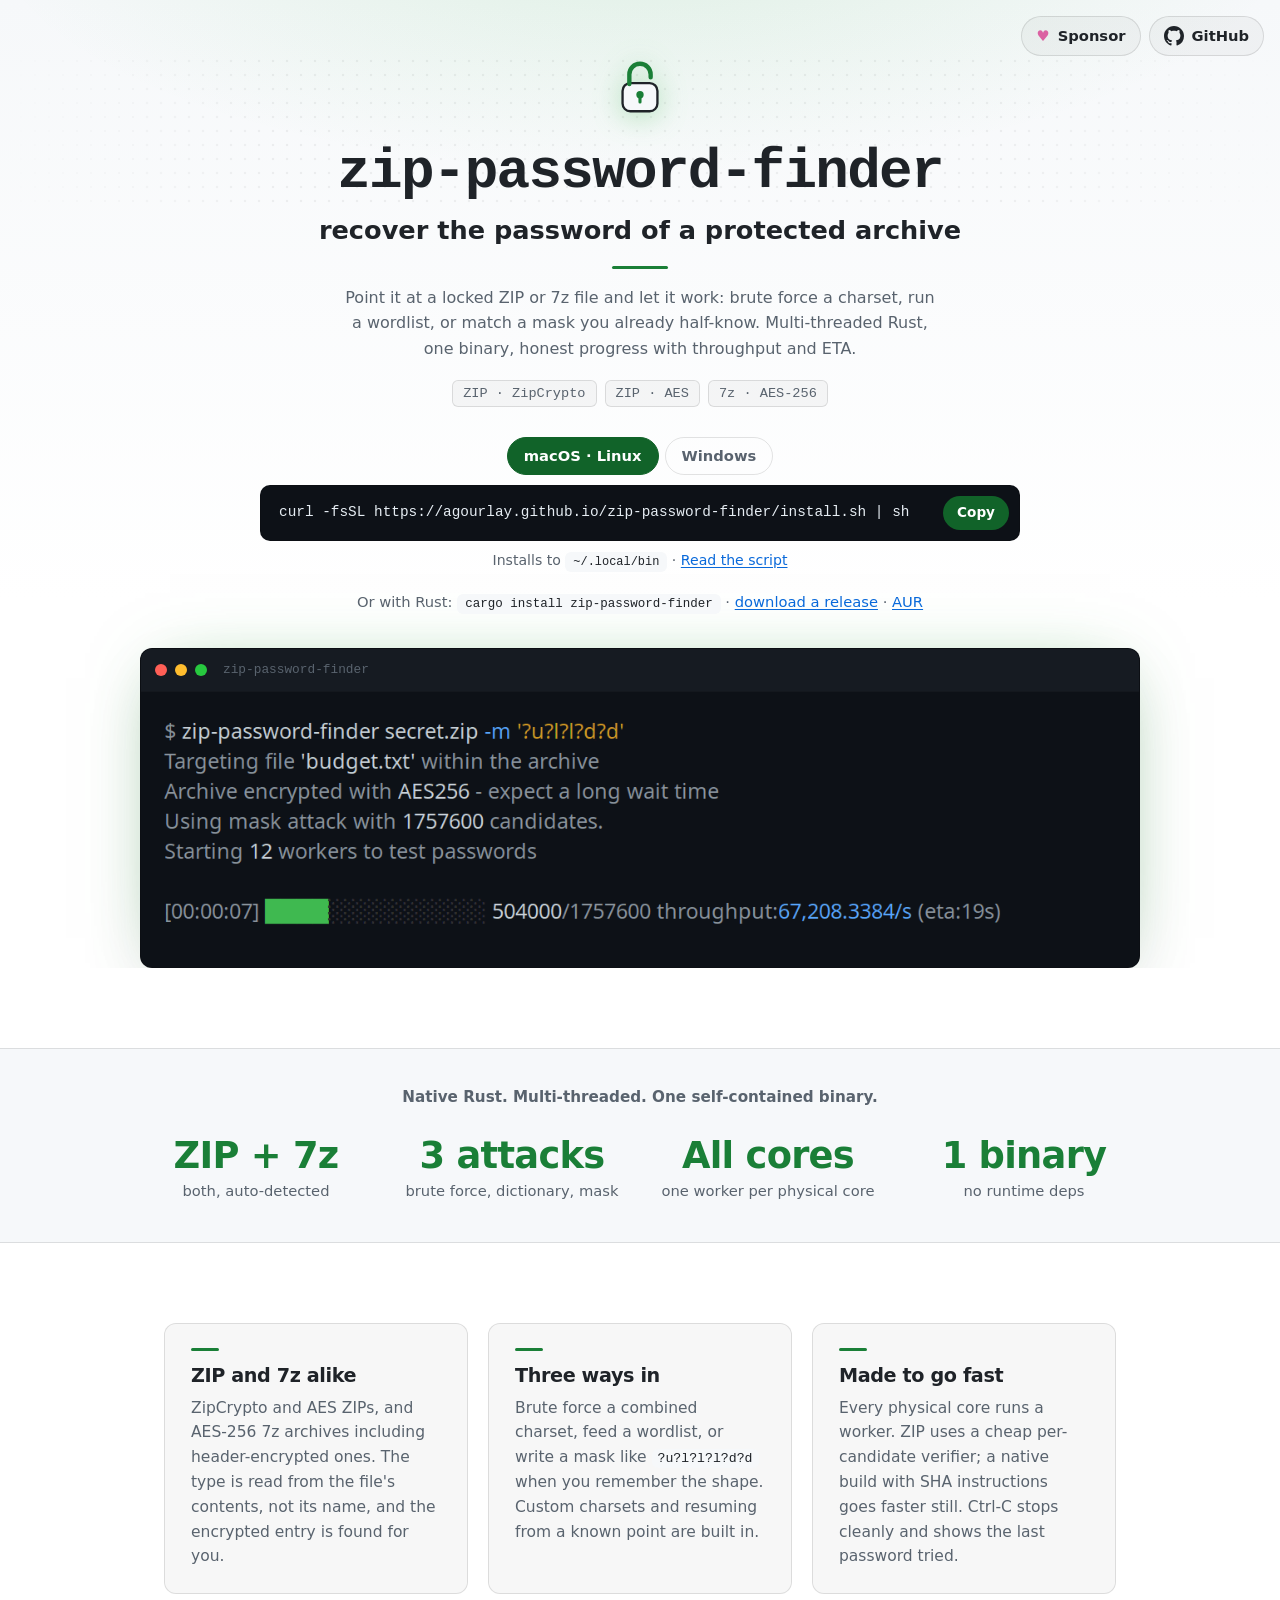
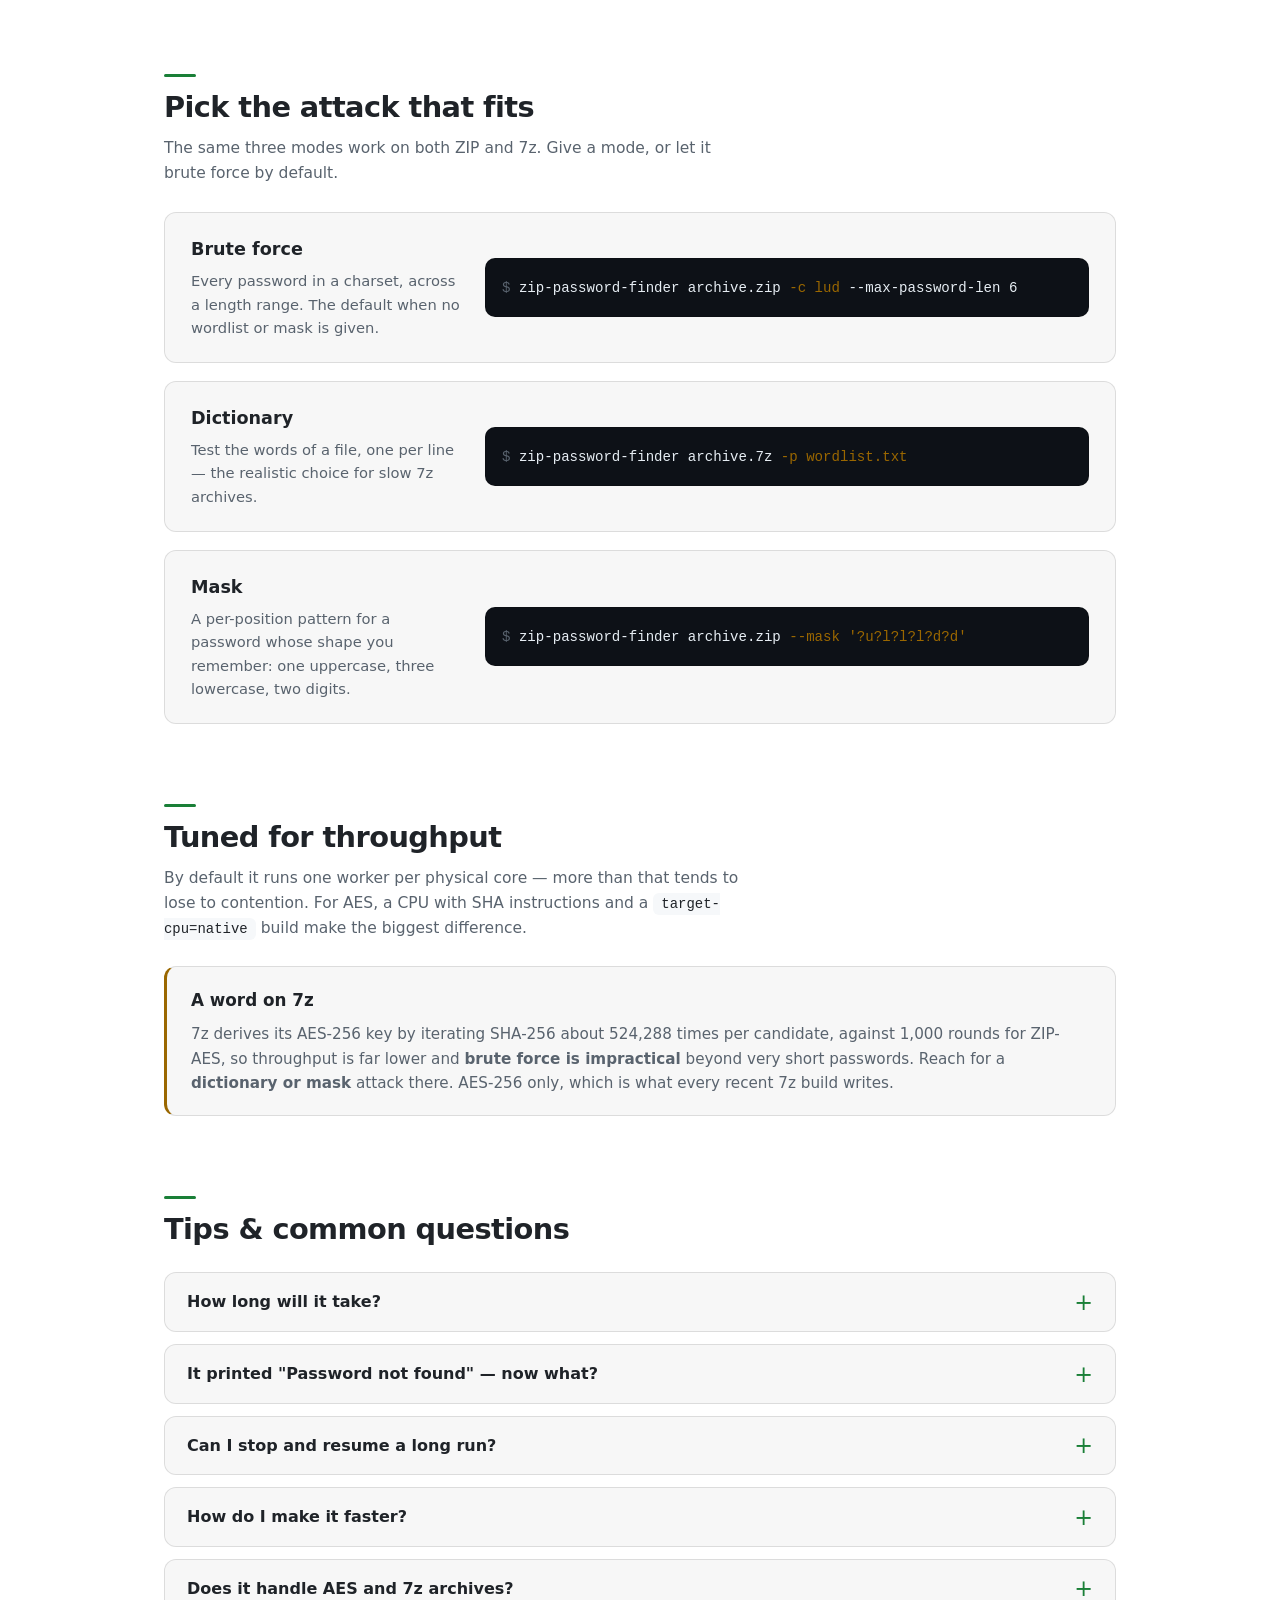
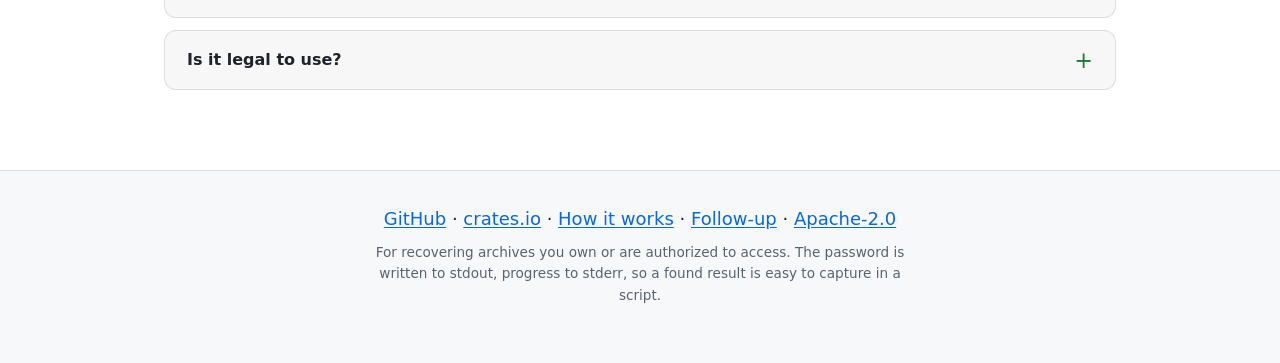
<file: index.html>
<!DOCTYPE html>
<html lang="en">
<head>
<meta charset="utf-8">
<meta name="viewport" content="width=device-width, initial-scale=1">
<title>zip-password-finder: recover protected ZIP and 7z passwords</title>
<meta name="description" content="A fast, multi-threaded command-line tool in Rust that recovers the password of protected ZIP (ZipCrypto + AES) and 7z (AES-256) archives, with brute force, dictionary, and mask attacks.">
<meta property="og:title" content="zip-password-finder: recover protected ZIP and 7z passwords">
<meta property="og:description" content="A fast, multi-threaded command-line tool in Rust that recovers the password of protected ZIP and 7z archives, with brute force, dictionary, and mask attacks.">
<meta property="og:type" content="website">
<meta property="og:url" content="https://agourlay.github.io/zip-password-finder/">
<meta property="og:image" content="https://agourlay.github.io/zip-password-finder/social.png">
<meta property="og:image:width" content="1200">
<meta property="og:image:height" content="630">
<meta property="og:image:alt" content="zip-password-finder cracking an archive in a terminal, ending in Password found">
<meta name="twitter:card" content="summary_large_image">
<link rel="icon" href="data:image/svg+xml,<svg xmlns='http://www.w3.org/2000/svg' viewBox='0 0 64 64'><rect x='14' y='28' width='36' height='29' rx='8' fill='%233fb950'/><path d='M21 29V19a11 11 0 0 1 22 0v3' fill='none' stroke='%233fb950' stroke-width='5' stroke-linecap='round'/><circle cx='32' cy='40' r='4' fill='%230d1117'/><rect x='30.3' y='40' width='3.4' height='9' rx='1.7' fill='%230d1117'/></svg>">
<link rel="stylesheet" href="style.css?v=639376080">
</head>
<body>

<header class="hero">
  <nav class="top">
  <a class="pill sponsor" href="https://github.com/sponsors/agourlay">
    <span class="heart" aria-hidden="true">♥</span>
    <span>Sponsor</span>
  </a>
  <a class="pill gh" href="https://github.com/agourlay/zip-password-finder" aria-label="zip-password-finder on GitHub">
    <svg viewBox="0 0 16 16" width="20" height="20" aria-hidden="true"><path fill="currentColor" d="M8 0C3.58 0 0 3.58 0 8c0 3.54 2.29 6.53 5.47 7.59.4.07.55-.17.55-.38 0-.19-.01-.82-.01-1.49-2.01.37-2.53-.49-2.69-.94-.09-.23-.48-.94-.82-1.13-.28-.15-.68-.52-.01-.53.63-.01 1.08.58 1.23.82.72 1.21 1.87.87 2.33.66.07-.52.28-.87.51-1.07-1.78-.2-3.64-.89-3.64-3.95 0-.87.31-1.59.82-2.15-.08-.2-.36-1.02.08-2.12 0 0 .67-.21 2.2.82.64-.18 1.32-.27 2-.27.68 0 1.36.09 2 .27 1.53-1.04 2.2-.82 2.2-.82.44 1.1.16 1.92.08 2.12.51.56.82 1.27.82 2.15 0 3.07-1.87 3.75-3.65 3.95.29.25.54.73.54 1.48 0 1.07-.01 1.93-.01 2.2 0 .21.15.46.55.38A8.013 8.013 0 0016 8c0-4.42-3.58-8-8-8z"/></svg>
    <span>GitHub</span>
    <span class="stars" hidden>★ <span class="stars-n"></span></span>
  </a>
  </nav>
  <div class="hero-inner">
  <div class="logo" aria-hidden="true">
    <svg viewBox="0 0 64 64" width="62" height="62" role="img">
      <rect class="lk-body" x="14" y="28" width="36" height="29" rx="8"/>
      <path class="lk-shackle" d="M21 29 V19 a11 11 0 0 1 22 0 v3" fill="none" stroke-width="4.5" stroke-linecap="round"/>
      <circle class="lk-hole" cx="32" cy="40" r="3.8"/>
      <rect class="lk-hole" x="30.4" y="40" width="3.2" height="9" rx="1.6"/>
    </svg>
  </div>
  <h1><code>zip-password-finder</code>
    <span class="genre">recover the password of a protected archive</span></h1>
  <p class="lede">Point it at a locked ZIP or 7z file and let it work: brute
    force a charset, run a wordlist, or match a mask you already half-know.
    Multi-threaded Rust, one binary, honest progress with throughput and ETA.</p>
  <ul class="formats" aria-label="Supported encryption">
    <li>ZIP · ZipCrypto</li><li>ZIP · AES</li><li>7z · AES-256</li>
  </ul>
  <!-- Without script both commands show, each under its own label; with it,
       the labels become tabs and the visitor's own system is picked. -->
  <div class="install" id="install">
    <div class="install-tabs" role="tablist" hidden>
      <button type="button" role="tab" data-os="unix">macOS · Linux</button>
      <button type="button" role="tab" data-os="windows">Windows</button>
    </div>
    <div class="install-cmd" data-os="unix" role="tabpanel">
      <p class="install-label">macOS · Linux</p>
      <div class="install-line">
        <code>curl -fsSL https://agourlay.github.io/zip-password-finder/install.sh | sh</code>
        <button type="button" class="copy" hidden>Copy</button>
      </div>
      <p class="install-note">Installs <span class="ver"></span>to <code>~/.local/bin</code> ·
        <a href="install.sh">Read the script</a></p>
    </div>
    <div class="install-cmd" data-os="windows" role="tabpanel">
      <p class="install-label">Windows (PowerShell)</p>
      <div class="install-line">
        <code>irm https://raw.githubusercontent.com/agourlay/zip-password-finder/master/site/install.ps1 | iex</code>
        <button type="button" class="copy" hidden>Copy</button>
      </div>
      <p class="install-note">Installs <span class="ver"></span>to <code>%LOCALAPPDATA%\Programs</code> and adds it to your PATH ·
        <a href="install.ps1">Read the script</a></p>
    </div>
  </div>
  <p class="alt">
    Or with Rust: <code>cargo install zip-password-finder</code> ·
    <a href="https://github.com/agourlay/zip-password-finder/releases">download a release</a> ·
    <a href="https://aur.archlinux.org/packages?O=0&amp;K=zip-password-finder">AUR</a>
  </p>
  <div class="term">
    <div class="term-bar" aria-hidden="true">
      <span class="dot r"></span><span class="dot y"></span><span class="dot g"></span>
      <span class="title">zip-password-finder</span>
    </div>
    <img src="demo.gif" width="1200" height="330"
         alt="A terminal cracking an AES-256 ZIP with a mask attack: a progress bar advances with live throughput and ETA, then prints Password found: Qmn34" loading="eager">
  </div>
  </div>
</header>

<main>

<section class="stats">
  <p>Native Rust. Multi-threaded. One self-contained binary.</p>
  <ul>
    <li><b>ZIP + 7z</b> both, auto-detected</li>
    <li><b>3 attacks</b> brute force, dictionary, mask</li>
    <li><b>All cores</b> one worker per physical core</li>
    <li><b>1 binary</b> no runtime deps</li>
  </ul>
</section>

<section class="beats">
  <div>
    <h2>ZIP and 7z alike</h2>
    <p>ZipCrypto and AES ZIPs, and AES-256 7z archives including
    header-encrypted ones. The type is read from the file's contents, not its
    name, and the encrypted entry is found for you.</p>
  </div>
  <div>
    <h2>Three ways in</h2>
    <p>Brute force a combined charset, feed a wordlist, or write a mask like
    <code>?u?l?l?l?d?d</code> when you remember the shape. Custom charsets and
    resuming from a known point are built in.</p>
  </div>
  <div>
    <h2>Made to go fast</h2>
    <p>Every physical core runs a worker. ZIP uses a cheap per-candidate
    verifier; a native build with SHA instructions goes faster still. Ctrl-C
    stops cleanly and shows the last password tried.</p>
  </div>
</section>

<section class="attacks">
  <h2>Pick the attack that fits</h2>
  <p class="section-lede">The same three modes work on both ZIP and 7z. Give a
  mode, or let it brute force by default.</p>
  <div class="modes">
    <div class="mode">
      <div>
        <h3>Brute force</h3>
        <p>Every password in a charset, across a length range. The default
        when no wordlist or mask is given.</p>
      </div>
      <pre><code><span class="prompt">$</span> zip-password-finder archive.zip <span class="tok">-c lud</span> --max-password-len 6</code></pre>
    </div>
    <div class="mode">
      <div>
        <h3>Dictionary</h3>
        <p>Test the words of a file, one per line — the realistic choice for
        slow 7z archives.</p>
      </div>
      <pre><code><span class="prompt">$</span> zip-password-finder archive.7z <span class="tok">-p wordlist.txt</span></code></pre>
    </div>
    <div class="mode">
      <div>
        <h3>Mask</h3>
        <p>A per-position pattern for a password whose shape you remember:
        one uppercase, three lowercase, two digits.</p>
      </div>
      <pre><code><span class="prompt">$</span> zip-password-finder archive.zip <span class="tok">--mask '?u?l?l?l?d?d'</span></code></pre>
    </div>
  </div>
</section>

<section class="perf">
  <h2>Tuned for throughput</h2>
  <p class="section-lede">By default it runs one worker per physical core —
  more than that tends to lose to contention. For AES, a CPU with SHA
  instructions and a <code>target-cpu=native</code> build make the biggest
  difference.</p>

  <div class="note">
    <h3>A word on 7z</h3>
    <p>7z derives its AES-256 key by iterating SHA-256 about 524,288 times per
    candidate, against 1,000 rounds for ZIP-AES, so throughput is far lower
    and <strong>brute force is impractical</strong> beyond very short
    passwords. Reach for a <strong>dictionary or mask</strong> attack there.
    AES-256 only, which is what every recent 7z build writes.</p>
  </div>
</section>

<section class="faq">
  <h2>Tips &amp; common questions</h2>
  <div class="faq-list">
    <details>
      <summary>How long will it take?</summary>
      <p>Brute force grows exponentially — each extra character, or a wider
      charset, can turn minutes into years. If you remember any of the password's
      shape, a <a href="https://github.com/agourlay/zip-password-finder#mask-attack">mask
      attack</a> shrinks the space dramatically; otherwise a wordlist is usually
      faster than trying every combination. The progress bar shows a live ETA so
      you can decide whether to narrow the search.</p>
    </details>
    <details>
      <summary>It printed "Password not found" — now what?</summary>
      <p>That means the password simply was not in the space you searched, not
      that the archive is unbreakable. Widen the charset (<code>-c</code>), raise
      <code>--max-password-len</code>, or switch to a wordlist. Exit codes follow
      <code>grep</code>: <b>0</b> found, <b>1</b> searched but not found,
      <b>2</b> an error.</p>
    </details>
    <details>
      <summary>Can I stop and resume a long run?</summary>
      <p>Yes. Ctrl-C stops cleanly and prints the last password it tried. For a
      brute-force search, start again from there with
      <code>--starting-password</code> so you do not retread ground.</p>
    </details>
    <details>
      <summary>How do I make it faster?</summary>
      <p>Build native with <code>RUSTFLAGS="-C target-cpu=native"</code>, and for
      AES use a CPU with SHA instructions. Keep the worker count at your physical
      cores (the default) — more threads mostly add contention. Above all, narrow
      the search: a mask or a wordlist beats raw brute force every time.</p>
    </details>
    <details>
      <summary>Does it handle AES and 7z archives?</summary>
      <p>Yes — ZipCrypto and AES ZIPs, and AES-256 7z including header-encrypted
      ones (<code>-mhe=on</code>). The format is detected from the file's
      contents, not its extension, and all three attack modes work the same on
      both. Expect 7z to be much slower, so favour a dictionary or mask there.</p>
    </details>
    <details>
      <summary>Is it legal to use?</summary>
      <p>It is a recovery tool, for archives you own or are explicitly authorized
      to access — a forgotten password on your own backup, say. Using it against
      files that are not yours is on you.</p>
    </details>
  </div>
</section>

</main>

<footer>
  <p>
    <a href="https://github.com/agourlay/zip-password-finder">GitHub</a> ·
    <a href="https://crates.io/crates/zip-password-finder">crates.io</a> ·
    <a href="https://agourlay.github.io/brute-forcing-protected-zip-rust/">How it works</a> ·
    <a href="https://agourlay.github.io/follow-up-cracking-zip-rust/">Follow-up</a> ·
    <a href="https://github.com/agourlay/zip-password-finder/blob/master/LICENSE">Apache-2.0</a>
  </p>
  <p class="fineprint">
    For recovering archives you own or are authorized to access. The password
    is written to stdout, progress to stderr, so a found result is easy to
    capture in a script.
  </p>
</footer>

<script>
// Turn the two install commands into tabs, opened on the visitor's system,
// and give each a copy button. Without this the page still shows both.
(function () {
  var box = document.querySelector(".install");
  var tabs = box.querySelectorAll("[role=tab]");
  var panels = box.querySelectorAll(".install-cmd");
  function show(os) {
    tabs.forEach(function (t) { t.setAttribute("aria-selected", t.dataset.os === os); });
    panels.forEach(function (p) { p.hidden = p.dataset.os !== os; });
  }
  tabs.forEach(function (t) { t.onclick = function () { show(t.dataset.os); }; });
  box.querySelector(".install-tabs").hidden = false;
  box.classList.add("tabbed");
  var ua = (navigator.userAgentData && navigator.userAgentData.platform) || navigator.userAgent;
  show(/^win|windows/i.test(ua) ? "windows" : "unix");

  if (!navigator.clipboard) return;
  box.querySelectorAll(".copy").forEach(function (b) {
    b.hidden = false;
    b.onclick = function () {
      navigator.clipboard.writeText(b.previousElementSibling.textContent).then(function () {
        b.textContent = "Copied";
        setTimeout(function () { b.textContent = "Copy"; }, 1600);
      });
    };
  });
})();

// The version the install commands fetch, named in each install note with its
// release date on hover. Silent when GitHub does not answer, like the star
// count below.
fetch("https://api.github.com/repos/agourlay/zip-password-finder/releases/latest")
  .then(function (r) { return r.ok ? r.json() : null; })
  .then(function (rel) {
    if (!rel || !rel.tag_name || !rel.published_at) return;
    var when = new Date(rel.published_at).toLocaleDateString("en-GB",
      { day: "numeric", month: "long", year: "numeric" });
    document.querySelectorAll(".install-note .ver").forEach(function (v) {
      v.textContent = rel.tag_name + " ";
      v.title = "Released " + when;
    });
  })
  .catch(function () {});

// The star count, filled in when GitHub answers; the link stands on its own
// when it does not.
fetch("https://api.github.com/repos/agourlay/zip-password-finder")
  .then(function (r) { return r.ok ? r.json() : null; })
  .then(function (repo) {
    if (!repo || typeof repo.stargazers_count !== "number") return;
    document.querySelector(".gh .stars-n").textContent = repo.stargazers_count;
    document.querySelector(".gh .stars").hidden = false;
  })
  .catch(function () {});
</script>

</body>
</html>
</file>
<file: style.css>
/* A GitHub-dark terminal palette: the near-black the tool prints on, the
   green it reports a found password in, and an amber used sparingly. Every
   colour on the page is one of these, so the light set below is the whole of
   light mode. */
:root {
  color-scheme: dark light;
  --bg: #0d1117;
  --bg-lift: #161b22;
  --bg-deep: #010409;
  --text: #e6edf3;
  --text-soft: #8b949e;
  --accent: #3fb950;
  --accent-dark: #2ea043;
  --amber: #d29922;
  --link: #58a6ff;
  --line: rgba(255, 255, 255, 0.1);
  --dots: rgba(255, 255, 255, 0.05);
  /* Raised surfaces: pills, cards. */
  --card: rgba(255, 255, 255, 0.04);
  --card-hover: rgba(255, 255, 255, 0.08);
  /* The terminal window and install lines stay dark in both themes, matching
     the capture, whose own background is this same colour. */
  --term: #0d1117;
  --term-bar: #161b22;
  --term-ink: #e6edf3;
  --shadow: rgba(1, 4, 9, 0.6);
  --wrap: 1000px;
  --sans: ui-sans-serif, system-ui, -apple-system, "Segoe UI", Roboto,
          "Helvetica Neue", Arial, sans-serif;
  --mono: ui-monospace, SFMono-Regular, Menlo, Consolas, monospace;
}

@media (prefers-color-scheme: light) {
  :root {
    --bg: #ffffff;
    --bg-lift: #f6f8fa;
    --bg-deep: #f6f8fa;
    --text: #1f2328;
    --text-soft: #59636e;
    --accent: #1a7f37;
    --accent-dark: #116329;
    --amber: #9a6700;
    --link: #0969da;
    --line: rgba(0, 0, 0, 0.11);
    --dots: rgba(0, 0, 0, 0.05);
    --card: rgba(0, 0, 0, 0.03);
    --card-hover: rgba(0, 0, 0, 0.06);
    --shadow: rgba(31, 35, 40, 0.15);
  }
}

* { box-sizing: border-box; }

body {
  margin: 0;
  font-family: var(--sans);
  font-size: 18px;
  line-height: 1.6;
  color: var(--text);
  background: var(--bg);
}

h1, h2 { line-height: 1.15; letter-spacing: -0.02em; }

a { color: var(--link); text-underline-offset: 2px; transition: color 0.15s ease; }
a:hover { color: var(--accent); }

img { display: block; width: 100%; height: auto; }

/* A single visible keyboard-focus ring in the accent colour, on anything
   interactive. */
a:focus-visible,
button:focus-visible,
summary:focus-visible {
  outline: 2px solid var(--accent);
  outline-offset: 2px;
  border-radius: 4px;
}

/* Honour a request for less motion: keep the colour changes, drop the moves. */
@media (prefers-reduced-motion: reduce) {
  * { transition: none !important; }
  .pill:hover, .beats > div:hover { transform: none; }
}

/* ---- hero ---- */

.hero {
  position: relative;
  padding: 56px 24px 0;
  text-align: center;
  /* A soft green halo at the top — the colour a found password prints in —
     over the surface gradient, so the headline sits in a pool of brand light. */
  background:
    radial-gradient(1100px 420px at 50% -8%, rgba(63, 185, 80, 0.13), transparent 60%),
    linear-gradient(180deg, var(--bg-lift) 0%, var(--bg) 62%);
  overflow: hidden;
}

/* A faint field of dots behind the headline, the same light-shade texture the
   progress bar draws its unfilled cells with. Decoration only, so it sits
   under everything and takes no clicks. */
.hero::before {
  content: "";
  position: absolute;
  top: 54px;
  left: 0;
  right: 0;
  height: 150px;
  pointer-events: none;
  background-image: radial-gradient(var(--dots) 1.4px, transparent 1.6px);
  background-size: 14px 14px;
  -webkit-mask-image: linear-gradient(90deg, transparent, #000 22%, #000 78%, transparent);
  mask-image: linear-gradient(90deg, transparent, #000 22%, #000 78%, transparent);
}

.hero-inner { position: relative; max-width: var(--wrap); margin: 0 auto; }

/* The mark: an open padlock, green shackle lifted clear of the body — the
   state the tool leaves an archive in. Drawn once here and, bolder, as the
   favicon. A soft green halo lifts it off the hero. */
.logo { display: flex; justify-content: center; margin: 0 0 14px; }
.logo svg { filter: drop-shadow(0 4px 14px rgba(63, 185, 80, 0.35)); }
.logo .lk-body { fill: var(--bg-lift); stroke: var(--text); stroke-width: 2.4; }
.logo .lk-shackle { stroke: var(--accent); }
.logo .lk-hole { fill: var(--accent); }

/* The links pinned to the corner: sponsoring, and the repository with its
   star count. */
.top {
  position: absolute;
  z-index: 1;
  top: 16px;
  right: 16px;
  display: flex;
  gap: 8px;
}

.pill {
  display: inline-flex;
  align-items: center;
  gap: 8px;
  padding: 7px 14px;
  border-radius: 999px;
  border: 1px solid var(--line);
  background: var(--card);
  color: var(--text);
  font-size: 0.92rem;
  font-weight: 700;
  text-decoration: none;
  transition: background 0.15s ease, border-color 0.15s ease, transform 0.15s ease;
}

.pill:hover { background: var(--card-hover); border-color: var(--text-soft); transform: translateY(-1px); }
.sponsor .heart { color: #db61a2; }
.gh .stars { padding-left: 8px; border-left: 1px solid var(--line); color: var(--text-soft); }
.gh .stars[hidden] { display: none; }

/* The name and what it is are the headline: a reader who takes in one line of
   this page should come away knowing both. */
.hero h1 {
  margin: 0 0 16px;
  font-size: clamp(2.2rem, 6vw, 3.8rem);
  font-weight: 800;
}

.hero h1 code {
  font-family: var(--mono);
  font-size: 0.92em;
  letter-spacing: -0.03em;
  background: none;
  padding: 0;
}

.hero h1 .genre {
  display: block;
  margin-top: 12px;
  font-size: clamp(1.1rem, 3vw, 1.6rem);
  font-weight: 700;
  letter-spacing: 0;
  color: var(--text);
}

.hero h1::after {
  content: "";
  display: block;
  width: 56px;
  height: 3px;
  margin: 20px auto 0;
  border-radius: 2px;
  background: var(--accent);
}

.lede {
  margin: 0 auto 18px;
  max-width: 58ch;
  font-size: 1rem;
  color: var(--text-soft);
}

/* What it cracks, as badges. */
.formats {
  display: flex;
  flex-wrap: wrap;
  justify-content: center;
  gap: 8px;
  margin: 0 0 30px;
  padding: 0;
  list-style: none;
}

.formats li {
  padding: 2px 10px;
  border-radius: 6px;
  border: 1px solid var(--line);
  background: var(--card);
  font-family: var(--mono);
  font-size: 0.85rem;
  color: var(--text-soft);
}

/* ---- terminal window around the capture ---- */

.term {
  max-width: 1000px;
  margin: 8px auto 0;
  border-radius: 12px;
  border: 1px solid var(--line);
  background: var(--term);
  /* A deep drop shadow plus a faint green aura, tying the capture to the
     accent without a hard outline. */
  box-shadow: 0 24px 60px -12px var(--shadow),
              0 0 70px -30px rgba(63, 185, 80, 0.5);
  overflow: hidden;
  text-align: left;
}

.term-bar {
  display: flex;
  align-items: center;
  gap: 8px;
  padding: 11px 14px;
  background: var(--term-bar);
  border-bottom: 1px solid var(--line);
}

.term-bar .dot { width: 12px; height: 12px; border-radius: 50%; flex: none; }
.term-bar .r { background: #ff5f56; }
.term-bar .y { background: #ffbd2e; }
.term-bar .g { background: #27c93f; }

.term-bar .title {
  margin-left: 8px;
  font-family: var(--mono);
  font-size: 0.8rem;
  color: var(--text-soft);
}

.term img { display: block; width: 100%; height: auto; }

/* ---- install, in the hero ---- */

.install {
  max-width: 760px;
  margin: 0 auto 18px;
  text-align: left;
}

.install-tabs { display: flex; justify-content: center; gap: 6px; margin-bottom: 10px; }
.install-tabs[hidden] { display: none; }

.install-tabs button {
  font: inherit;
  font-size: 0.92rem;
  font-weight: 700;
  padding: 6px 16px;
  border: 1px solid var(--line);
  border-radius: 999px;
  background: transparent;
  color: var(--text-soft);
  cursor: pointer;
  transition: color 0.15s ease, background 0.15s ease, border-color 0.15s ease;
}

.install-tabs button:hover:not([aria-selected="true"]) { color: var(--text); border-color: var(--text-soft); }

.install-tabs button[aria-selected="true"] {
  color: #fff;
  background: var(--accent-dark);
  border-color: var(--accent-dark);
}

.install-cmd + .install-cmd { margin-top: 22px; }
.install-cmd[hidden] { display: none; }
.install.tabbed .install-cmd + .install-cmd { margin-top: 0; }
.install.tabbed .install-label { display: none; }

.install-label { margin: 0 0 6px; font-weight: 700; font-size: 0.95rem; }

/* A terminal line: dark, one row, scrolling sideways on a narrow screen
   rather than wrapping a command someone is about to paste. */
.install-line {
  display: flex;
  align-items: center;
  gap: 10px;
  padding: 10px 10px 10px 18px;
  border-radius: 10px;
  border: 1px solid var(--line);
  background: var(--term);
}

.install-line code {
  flex: 1;
  min-width: 0;
  overflow-x: auto;
  white-space: nowrap;
  padding: 4px 0;
  background: none;
  color: var(--term-ink);
  font-size: 0.9rem;
}

.install-line .copy {
  flex: none;
  font: inherit;
  font-size: 0.85rem;
  font-weight: 700;
  padding: 6px 14px;
  border: 0;
  border-radius: 999px;
  background: var(--accent-dark);
  color: #fff;
  cursor: pointer;
}

.install-line .copy { transition: background 0.15s ease; }
.install-line .copy:hover { background: var(--accent); }
.install-line .copy[hidden] { display: none; }

.install-note {
  margin: 8px 0 0;
  text-align: center;
  font-size: 0.88rem;
  color: var(--text-soft);
}

.install-note code { font-size: 0.85em; }

.alt {
  margin: 0 0 34px;
  font-size: 0.92rem;
  color: var(--text-soft);
}

.alt code { font-size: 0.85em; white-space: nowrap; }

/* ---- sections ---- */

main > section {
  max-width: var(--wrap);
  margin: 0 auto;
  padding: 80px 24px 0;
}

main > section:last-child { padding-bottom: 80px; }

main h2 {
  font-size: clamp(1.4rem, 3vw, 1.8rem);
  margin: 0 0 12px;
}

/* A short green tick above the plain section titles, the same accent the
   feature cards and the headline carry. */
.attacks > h2::before,
.perf > h2::before,
.faq > h2::before {
  content: "";
  display: block;
  width: 32px;
  height: 3px;
  margin-bottom: 14px;
  border-radius: 2px;
  background: var(--accent);
}

.section-lede { margin: 0; max-width: 60ch; color: var(--text-soft); font-size: 0.97rem; }

/* ---- numbers ---- */

main > section.stats {
  max-width: none;
  margin-top: 80px;
  padding: 36px 24px 40px;
  background: var(--bg-deep);
  border-top: 1px solid var(--line);
  border-bottom: 1px solid var(--line);
}

.stats > p {
  margin: 0 0 24px;
  text-align: center;
  font-size: 0.95rem;
  font-weight: 700;
  color: var(--text-soft);
}

.stats ul {
  display: grid;
  grid-template-columns: repeat(auto-fit, minmax(150px, 1fr));
  gap: 24px;
  max-width: var(--wrap);
  margin: 0 auto;
  padding: 0;
  list-style: none;
  text-align: center;
}

.stats li { font-size: 0.92rem; color: var(--text-soft); }

.stats b {
  display: block;
  font-size: clamp(1.7rem, 4vw, 2.3rem);
  font-weight: 800;
  line-height: 1.25;
  letter-spacing: -0.02em;
  color: var(--accent);
}

/* ---- feature cards ---- */

.beats {
  display: grid;
  grid-template-columns: repeat(auto-fit, minmax(240px, 1fr));
  gap: 20px;
}

.beats > div {
  padding: 24px 26px;
  border-radius: 12px;
  background: var(--card);
  border: 1px solid var(--line);
  transition: transform 0.15s ease, border-color 0.15s ease, background 0.15s ease;
}

.beats > div:hover {
  transform: translateY(-3px);
  background: var(--card-hover);
  border-color: rgba(63, 185, 80, 0.45);
}

.beats h2 { font-size: 1.2rem; margin-bottom: 8px; }

.beats h2::before {
  content: "";
  display: block;
  width: 28px;
  height: 3px;
  margin-bottom: 14px;
  border-radius: 2px;
  background: var(--accent);
}
.beats p { margin: 0; font-size: 0.97rem; color: var(--text-soft); }
.beats code { font-size: 0.85em; padding: 2px 6px; }

/* ---- attack modes ---- */

.modes { display: grid; gap: 18px; margin-top: 26px; }

.mode {
  display: grid;
  grid-template-columns: 15em 1fr;
  gap: 24px;
  align-items: center;
  padding: 22px 26px;
  border-radius: 12px;
  background: var(--card);
  border: 1px solid var(--line);
  transition: border-color 0.15s ease, background 0.15s ease;
}

.mode:hover { background: var(--card-hover); border-color: rgba(63, 185, 80, 0.45); }

.mode h3 { margin: 0 0 6px; font-size: 1.1rem; }
.mode p { margin: 0; font-size: 0.92rem; color: var(--text-soft); }

.mode pre {
  margin: 0;
  padding: 14px 16px;
  border-radius: 10px;
  background: var(--term);
  border: 1px solid var(--line);
  overflow-x: auto;
}

.mode pre code {
  background: none;
  padding: 0;
  color: var(--term-ink);
  font-size: 0.88rem;
  white-space: pre;
}

.mode pre .tok { color: var(--amber); }
.mode pre .prompt { color: var(--text-soft); }

@media (max-width: 680px) {
  .mode { grid-template-columns: 1fr; gap: 14px; }
}

/* ---- performance ---- */

/* A plain, honest note, not an alarm: the 7z caveat. */
.note {
  margin-top: 26px;
  padding: 20px 24px;
  border-radius: 12px;
  background: var(--card);
  border: 1px solid var(--line);
  border-left: 3px solid var(--amber);
}

.note h3 { margin: 0 0 8px; font-size: 1.05rem; }
.note p { margin: 0; font-size: 0.95rem; color: var(--text-soft); }
.note code { font-size: 0.85em; }

/* ---- tips / faq ---- */

.faq-list { display: grid; gap: 12px; margin-top: 26px; }

.faq details {
  border: 1px solid var(--line);
  border-radius: 12px;
  background: var(--card);
  transition: border-color 0.15s ease, background 0.15s ease;
}

.faq details[open] { background: var(--card-hover); border-color: rgba(63, 185, 80, 0.4); }

.faq summary {
  list-style: none;
  cursor: pointer;
  display: flex;
  align-items: center;
  gap: 14px;
  padding: 16px 22px;
  font-weight: 700;
  font-size: 1rem;
  color: var(--text);
}

.faq summary::-webkit-details-marker { display: none; }

/* A plus that rotates into a close mark when the answer opens. */
.faq summary::after {
  content: "+";
  margin-left: auto;
  flex: none;
  font-size: 1.4rem;
  font-weight: 400;
  line-height: 1;
  color: var(--accent);
  transition: transform 0.2s ease;
}

.faq details[open] summary::after { transform: rotate(45deg); }

.faq details p {
  margin: 0;
  padding: 0 22px 18px;
  max-width: 68ch;
  color: var(--text-soft);
  font-size: 0.95rem;
}

.faq details code { font-size: 0.85em; }

code {
  font-family: var(--mono);
  font-size: 0.9em;
  padding: 3px 8px;
  border-radius: 6px;
  background: var(--bg-lift);
  color: var(--text);
}

/* ---- footer ---- */

footer {
  padding: 34px 24px 52px;
  text-align: center;
  background: var(--bg-deep);
  border-top: 1px solid var(--line);
}

footer p { margin: 0 auto 8px; max-width: 62ch; }

.fineprint { font-size: 0.85rem; color: var(--text-soft); }

@media (max-width: 720px) {
  /* Room above the title for the corner links, which would sit on it. */
  .hero { padding-top: 76px; }
  .top { top: 14px; right: 14px; }
  .hero::before { top: 90px; height: 120px; }
  main > section { padding: 56px 20px 0; }
  main > section:last-child { padding-bottom: 56px; }
}
</file>
